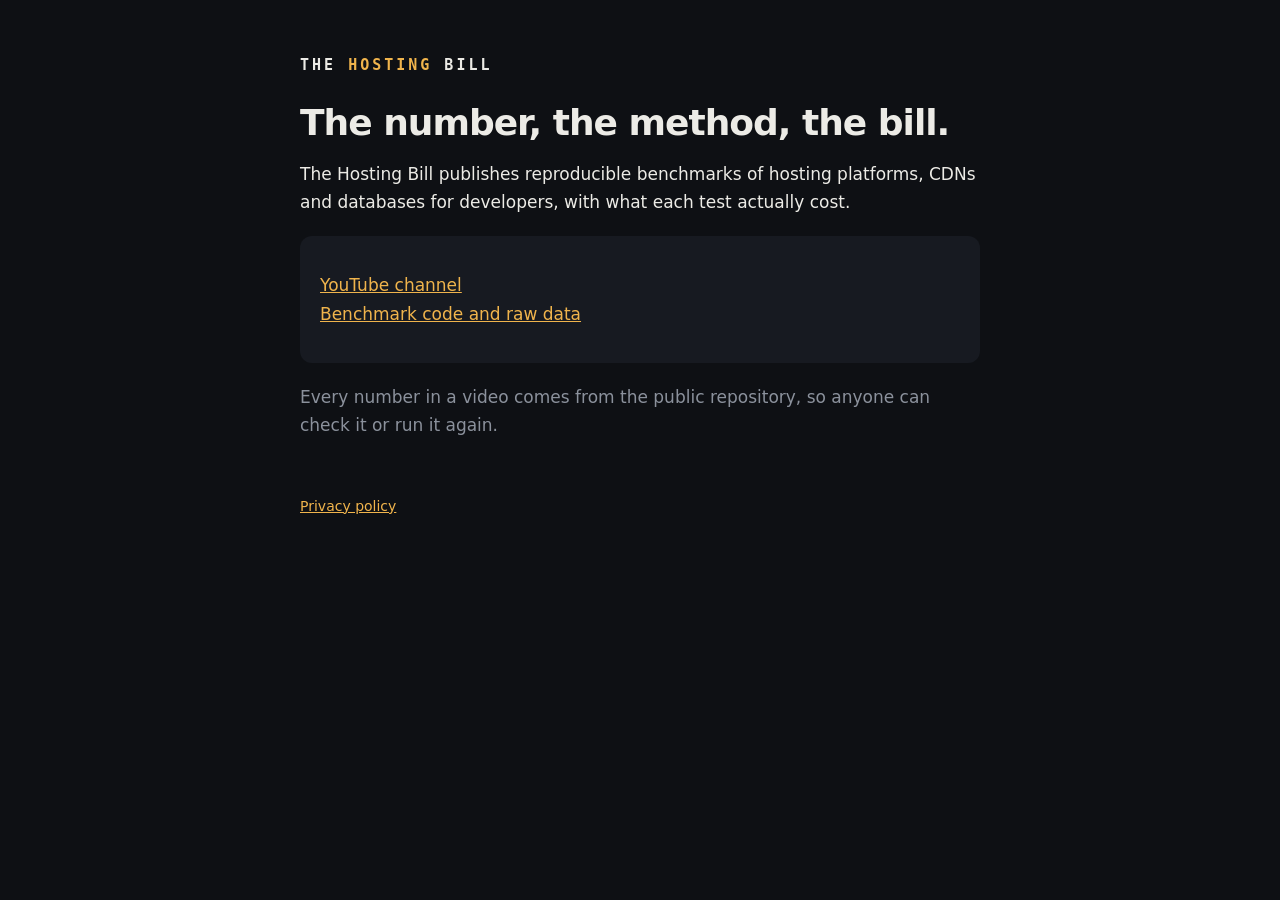
<file: index.html>
<!doctype html>
<html lang="en">
<head>
<meta charset="utf-8">
<meta name="viewport" content="width=device-width, initial-scale=1">
<title>The Hosting Bill</title>
<meta name="description" content="Reproducible hosting and infrastructure benchmarks with the real bill attached.">
<link rel="stylesheet" href="style.css">
</head>
<body>
<main>
  <div class="brand">THE <b>HOSTING</b> BILL</div>
  <h1>The number, the method, the bill.</h1>
  <p>The Hosting Bill publishes reproducible benchmarks of hosting platforms, CDNs and databases for developers, with what each test actually cost.</p>
  <div class="card">
    <p><a href="https://www.youtube.com/@thehostingbill">YouTube channel</a><br>
    <a href="https://github.com/thehostingbill/benchmarks">Benchmark code and raw data</a></p>
  </div>
  <p class="muted">Every number in a video comes from the public repository, so anyone can check it or run it again.</p>
  <footer><a href="privacy.html">Privacy policy</a></footer>
</main>
</body>
</html>
</file>
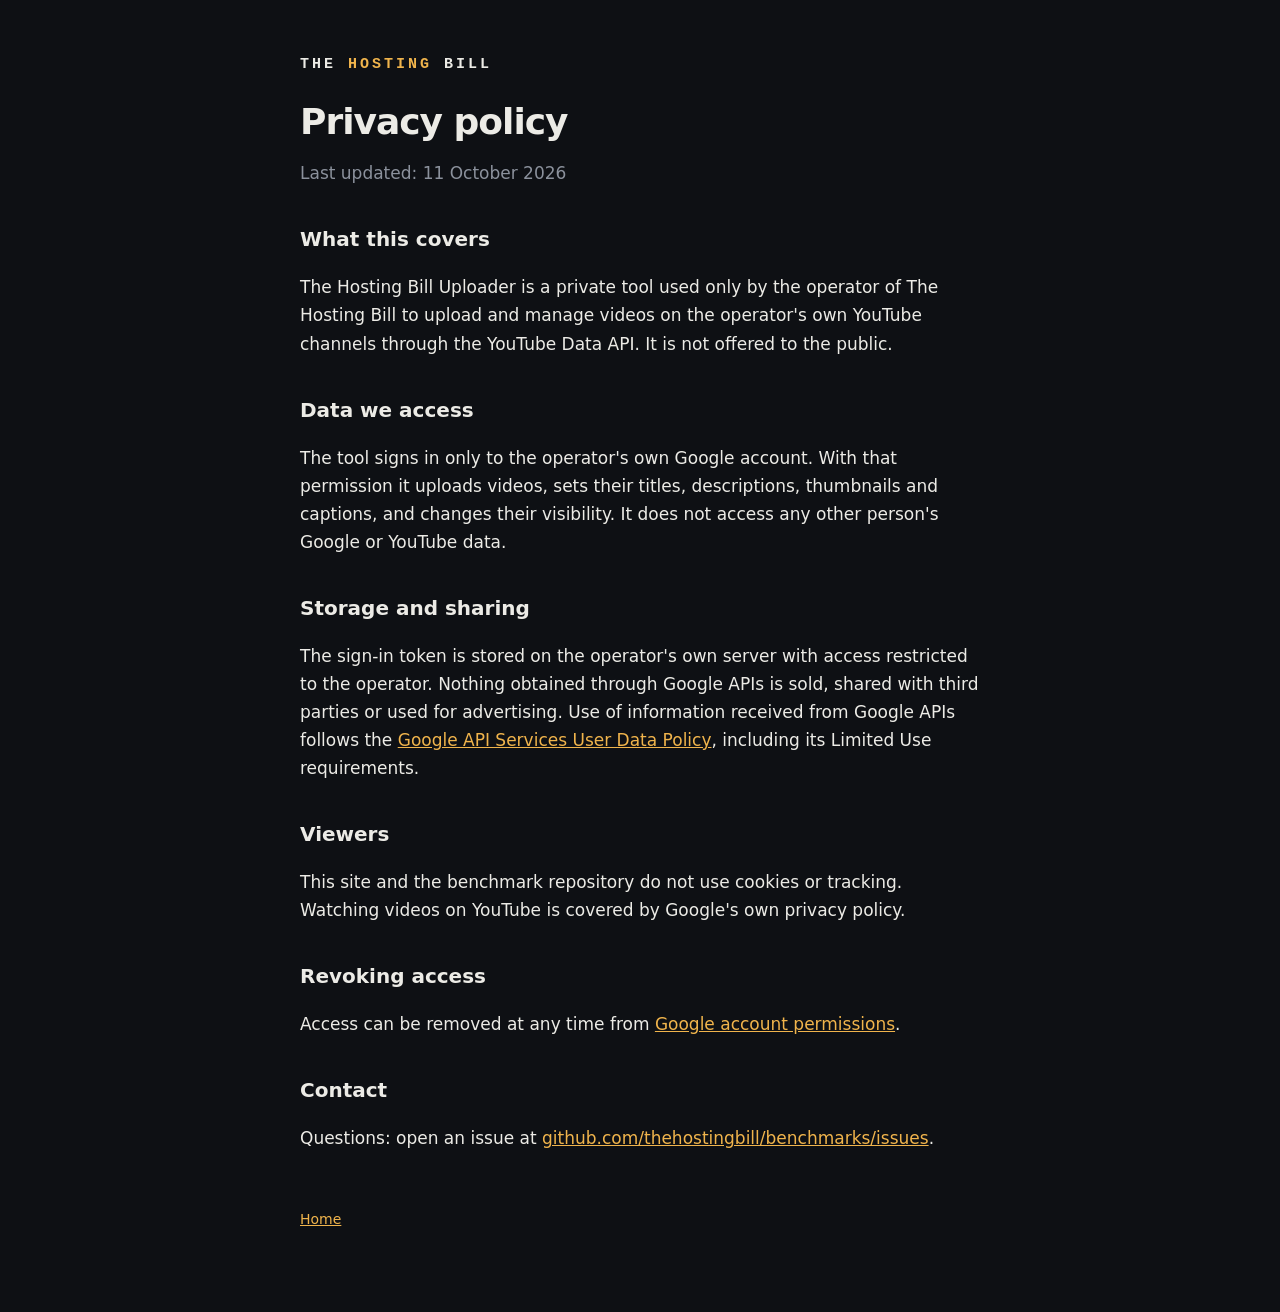
<file: privacy.html>
<!doctype html>
<html lang="en">
<head>
<meta charset="utf-8">
<meta name="viewport" content="width=device-width, initial-scale=1">
<title>Privacy policy · The Hosting Bill</title>
<link rel="stylesheet" href="style.css">
</head>
<body>
<main>
  <div class="brand"><a href="index.html" style="color:inherit;text-decoration:none">THE <b>HOSTING</b> BILL</a></div>
  <h1>Privacy policy</h1>
  <p class="muted">Last updated: 11 October 2026</p>

  <h2>What this covers</h2>
  <p>The Hosting Bill Uploader is a private tool used only by the operator of The Hosting Bill to upload and manage videos on the operator's own YouTube channels through the YouTube Data API. It is not offered to the public.</p>

  <h2>Data we access</h2>
  <p>The tool signs in only to the operator's own Google account. With that permission it uploads videos, sets their titles, descriptions, thumbnails and captions, and changes their visibility. It does not access any other person's Google or YouTube data.</p>

  <h2>Storage and sharing</h2>
  <p>The sign-in token is stored on the operator's own server with access restricted to the operator. Nothing obtained through Google APIs is sold, shared with third parties or used for advertising. Use of information received from Google APIs follows the <a href="https://developers.google.com/terms/api-services-user-data-policy">Google API Services User Data Policy</a>, including its Limited Use requirements.</p>

  <h2>Viewers</h2>
  <p>This site and the benchmark repository do not use cookies or tracking. Watching videos on YouTube is covered by Google's own privacy policy.</p>

  <h2>Revoking access</h2>
  <p>Access can be removed at any time from <a href="https://myaccount.google.com/permissions">Google account permissions</a>.</p>

  <h2>Contact</h2>
  <p>Questions: open an issue at <a href="https://github.com/thehostingbill/benchmarks/issues">github.com/thehostingbill/benchmarks/issues</a>.</p>
  <footer><a href="index.html">Home</a></footer>
</main>
</body>
</html>
</file>
<file: style.css>
:root { --bg: #0e1014; --panel: #171a21; --text: #ecebe6; --muted: #8b919c; --accent: #f0b44c; }
* { box-sizing: border-box; }
body { margin: 0; background: var(--bg); color: var(--text); font: 17px/1.65 system-ui, -apple-system, "Segoe UI", sans-serif; }
main { max-width: 720px; margin: 0 auto; padding: 56px 20px 80px; }
.brand { font: 800 15px ui-monospace, Menlo, monospace; letter-spacing: 3px; }
.brand b { color: var(--accent); }
h1 { font-size: 36px; line-height: 1.15; letter-spacing: -1px; margin: 28px 0 12px; }
h2 { font-size: 20px; margin-top: 36px; }
a { color: var(--accent); }
.muted { color: var(--muted); }
.card { background: var(--panel); border-radius: 12px; padding: 18px 20px; margin: 20px 0; }
footer { margin-top: 56px; font-size: 14px; color: var(--muted); }
</file>
